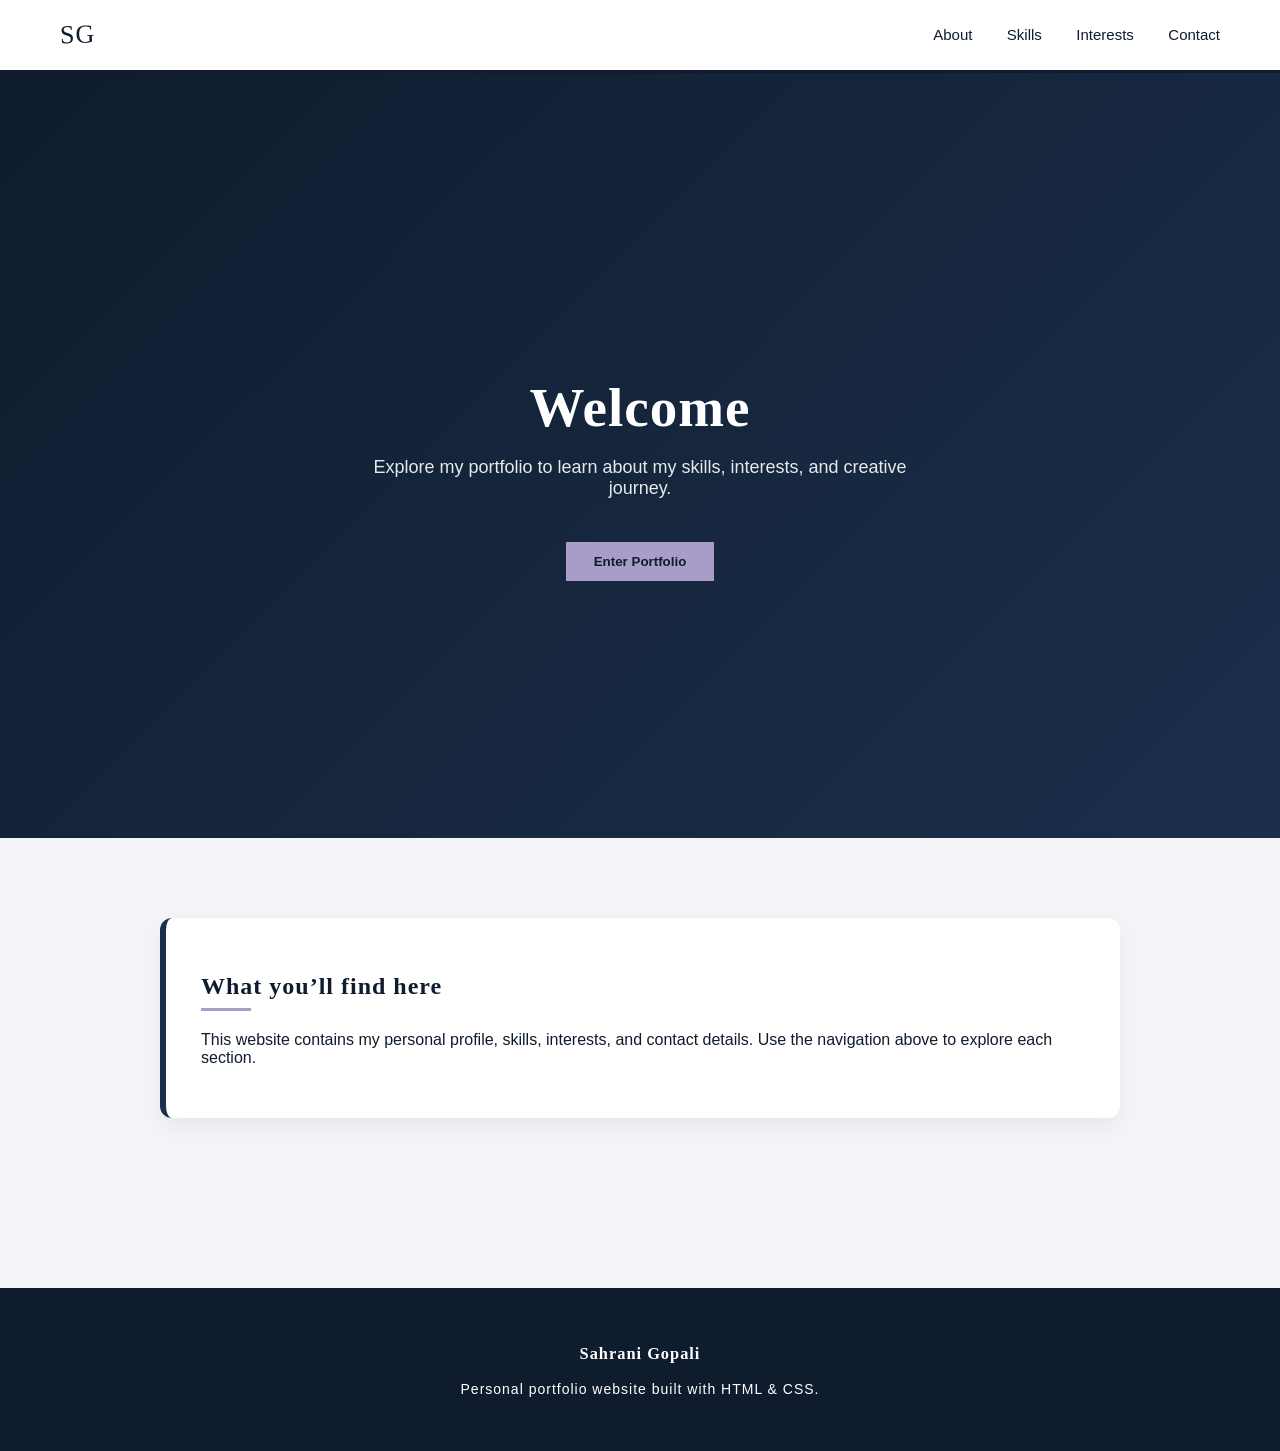
<file: index.html>
<!DOCTYPE html>
<html>
<head>
    <title>Sahrani Gopali | Home</title>
    <link rel="stylesheet" href="styles.css">
</head>

<body>

<nav>
    <div class="logo">
        <a href="index.html" style="text-decoration:none; color:inherit;">
            SG
        </a>
    </div>

    <div class="nav-links">
        <a href="about.html">About</a>
        <a href="skills.html">Skills</a>
        <a href="interests.html">Interests</a>
        <a href="contact.html">Contact</a>
    </div>
</nav>

<section class="hero">
    <div class="hero-content">
        <h1>Welcome</h1>
        <p>Explore my portfolio to learn about my skills, interests, and creative journey.</p>

        <div class="hero-buttons">
            <button onclick="location.href='about.html'">Enter Portfolio</button>
        </div>
    </div>
</section>

<div class="container">
    <div class="card">
        <h2>What you’ll find here</h2>
        <p>
            This website contains my personal profile, skills, interests, and contact details.
            Use the navigation above to explore each section.
        </p>
    </div>
</div>

<footer>
    <div class="footer-container">

        <div class="footer-left">
            <h3>Sahrani Gopali</h3>
            <p>Personal portfolio website built with HTML & CSS.</p>
        </div>
    </div>
</footer>

</body>
</html>
</file>
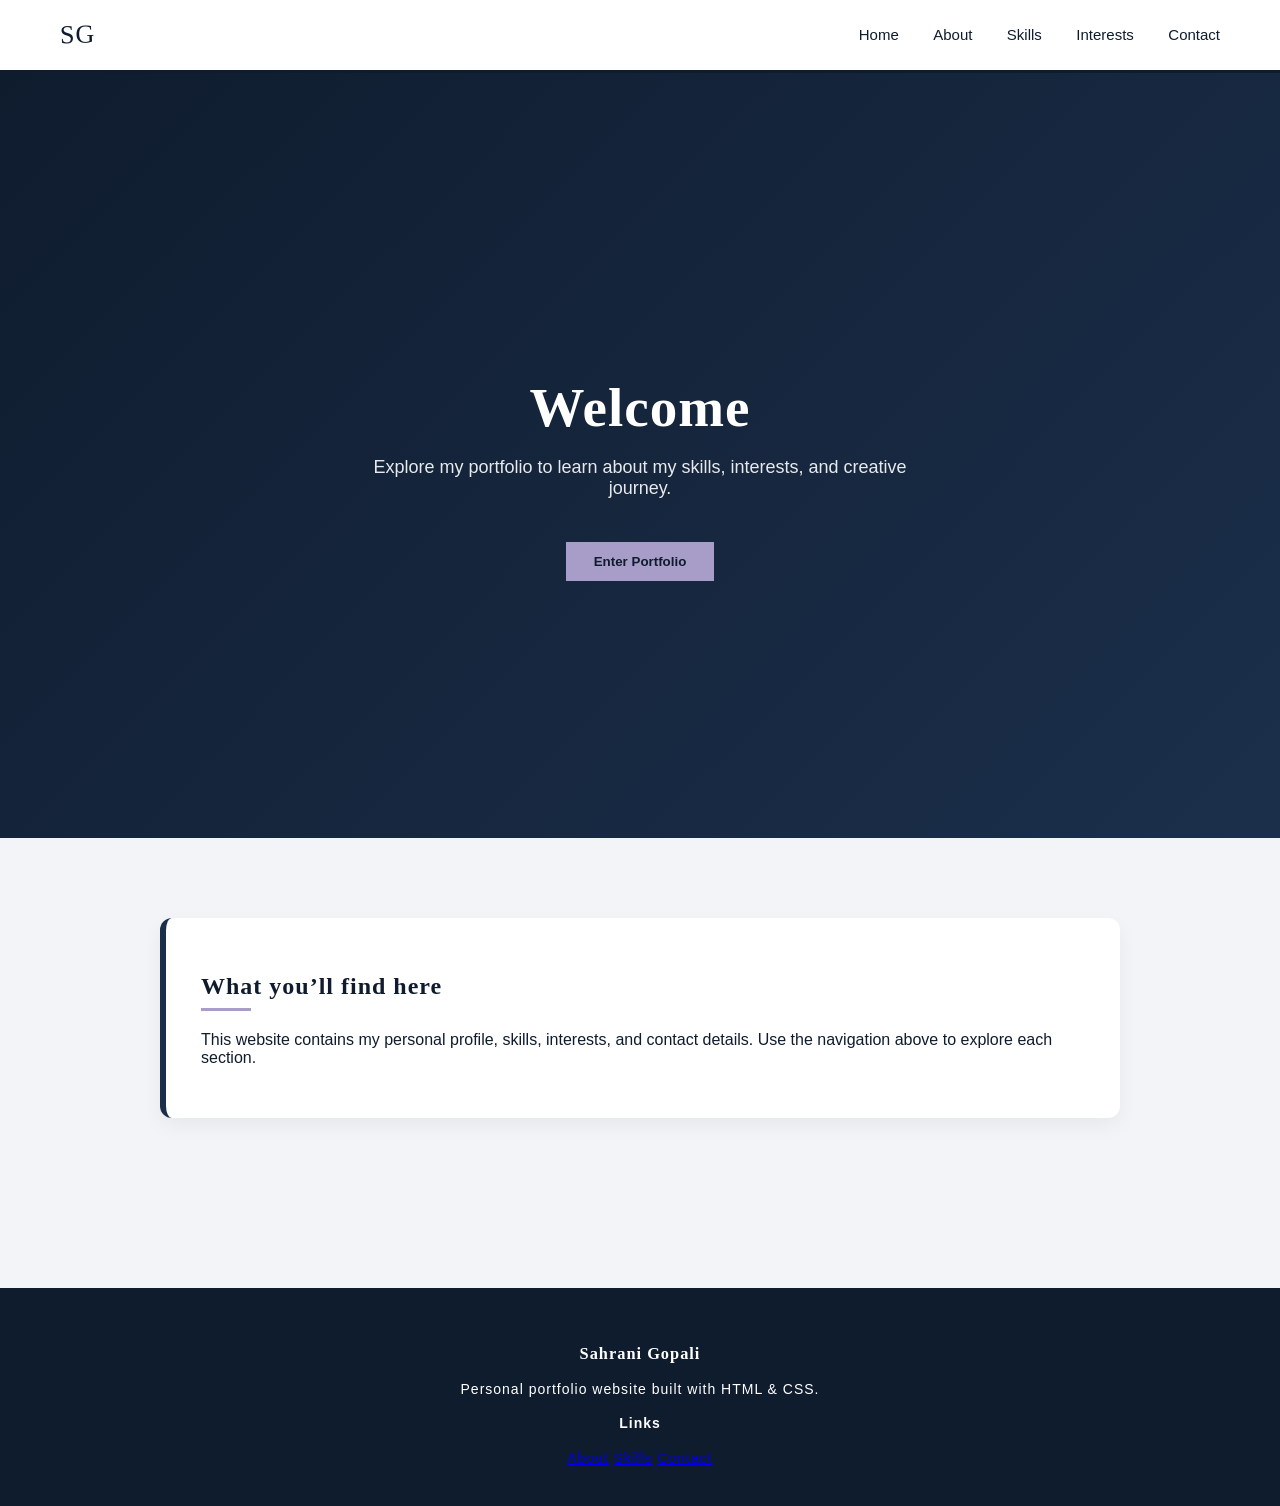
<file: Portfolio_website/index.html>
<!DOCTYPE html>
<html>
<head>
    <title>Sahrani Gopali | Home</title>
    <link rel="stylesheet" href="styles.css">
</head>

<body>

<nav>
    <div class="logo">
        <a href="index.html" style="text-decoration:none; color:inherit;">
            SG
        </a>
    </div>

    <div class="nav-links">
        <a href="index.html">Home</a>
        <a href="about.html">About</a>
        <a href="skills.html">Skills</a>
        <a href="interests.html">Interests</a>
        <a href="contact.html">Contact</a>
    </div>
</nav>

<section class="hero">
    <div class="hero-content">
        <h1>Welcome</h1>
        <p>Explore my portfolio to learn about my skills, interests, and creative journey.</p>

        <div class="hero-buttons">
            <button onclick="location.href='about.html'">Enter Portfolio</button>
        </div>
    </div>
</section>

<div class="container">
    <div class="card">
        <h2>What you’ll find here</h2>
        <p>
            This website contains my personal profile, skills, interests, and contact details.
            Use the navigation above to explore each section.
        </p>
    </div>
</div>

<footer>
    <div class="footer-container">

        <div class="footer-left">
            <h3>Sahrani Gopali</h3>
            <p>Personal portfolio website built with HTML & CSS.</p>
        </div>

        <div class="footer-right">
            <h4>Links</h4>
            <a href="about.html">About</a>
            <a href="skills.html">Skills</a>
            <a href="contact.html">Contact</a>
        </div>

    </div>
</footer>

</body>
</html>
</file>
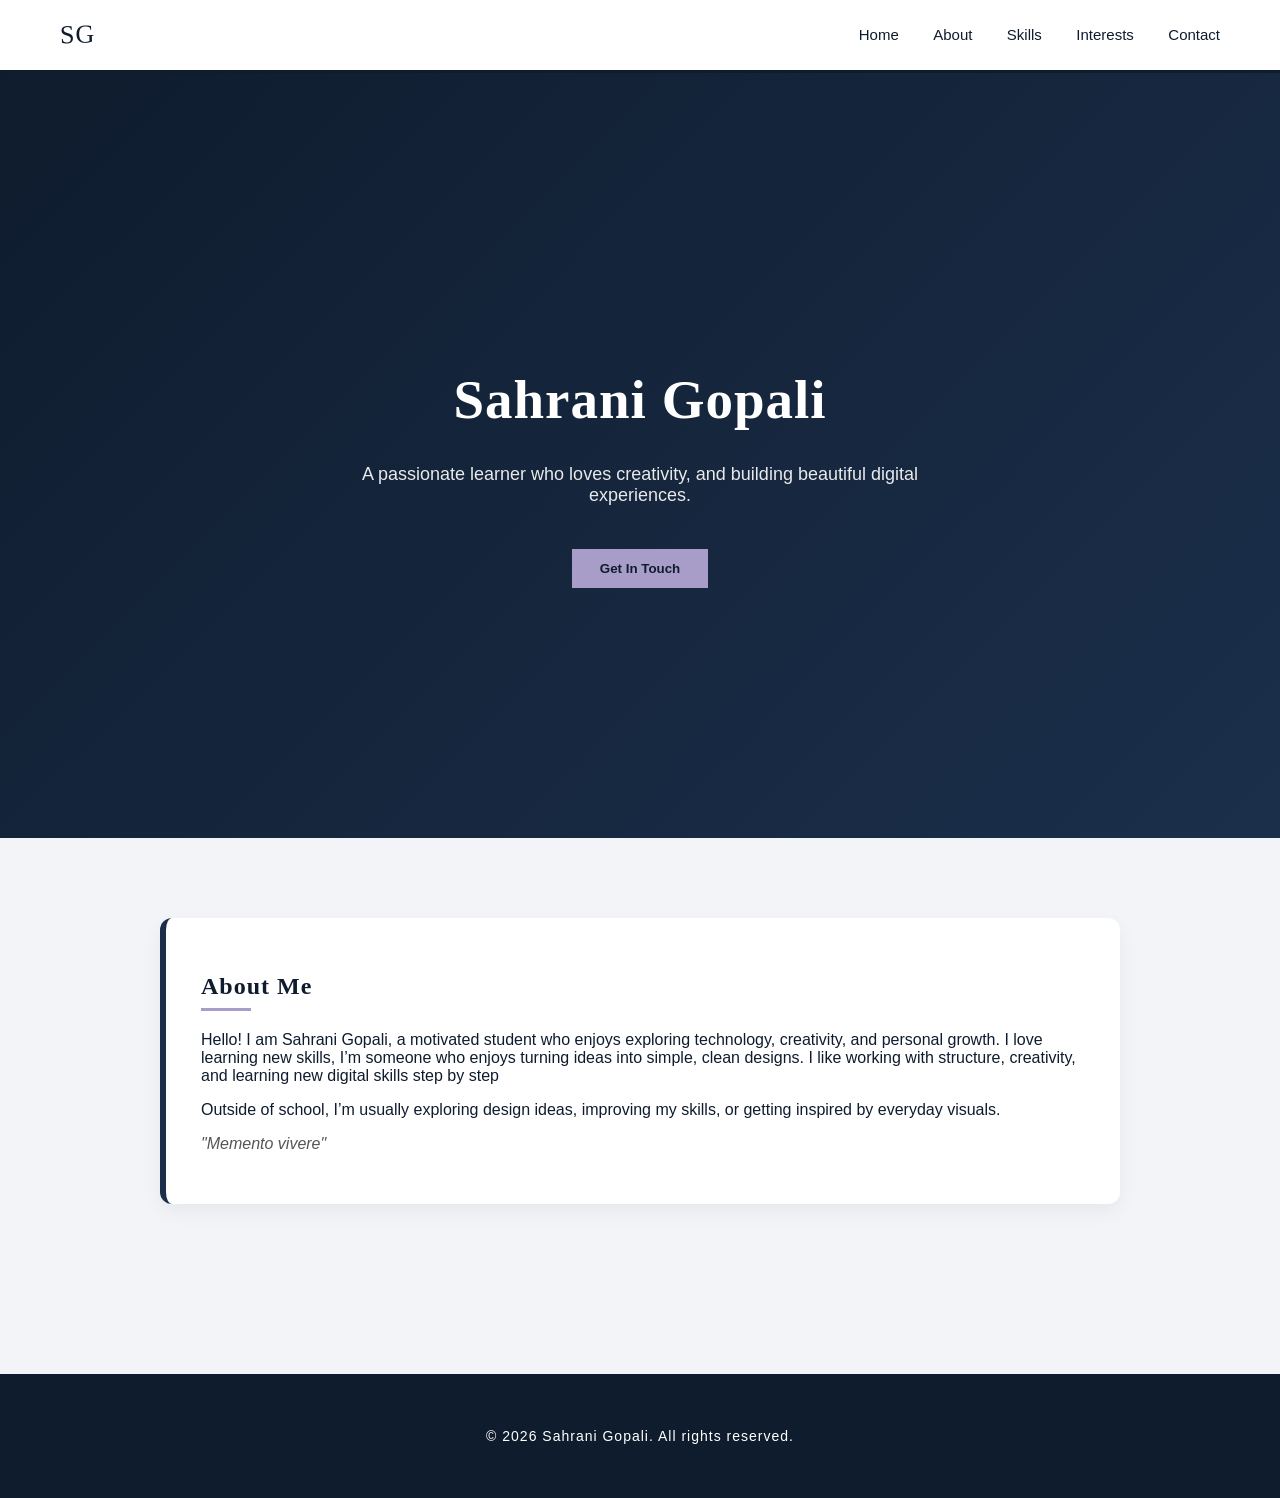
<file: about.html>
<!DOCTYPE html>
<html>
<head>
    <title>Sahrani Gopali | About</title>
    <link rel="stylesheet" href="styles.css">

    <style>
        .quote {
            font-style: italic;
            color: #555;
            margin-top: 15px;
        }
    </style>
</head>

<body>
<nav>
    <div class="logo">SG</div>

    <div class="nav-links">
    <a href="index.html">Home</a>
    <a href="about.html">About</a>
    <a href="skills.html">Skills</a>
    <a href="interests.html">Interests</a>
    <a href="contact.html">Contact</a>
    </div>
</nav>

    <section class="hero">
    <h1 style="color: #ffffff;">Sahrani Gopali</h1>
    <p>A passionate learner who loves creativity, and building beautiful digital experiences.</p>
    <button onclick="location.href='contact.html'">Get In Touch</button>
</section>

    <!-- About Content -->
   
     <div class="container">
        <div class="card">
            <h2>About Me</h2>
            <p>Hello! I am Sahrani Gopali, a motivated student who enjoys exploring technology, creativity, and personal growth. I love learning new skills,  I’m someone who enjoys turning ideas into simple, clean designs.
        I like working with structure, creativity, and learning new digital skills step by step</p>
            <p> Outside of school, I’m usually exploring design ideas, improving my skills, or getting inspired by everyday visuals.</p>
            <p class="quote">"Memento vivere"</p>
        </div>
    </div>
<footer>
    <p>© 2026 Sahrani Gopali. All rights reserved.</p>
    
</footer>
</body>
</html>
</file>
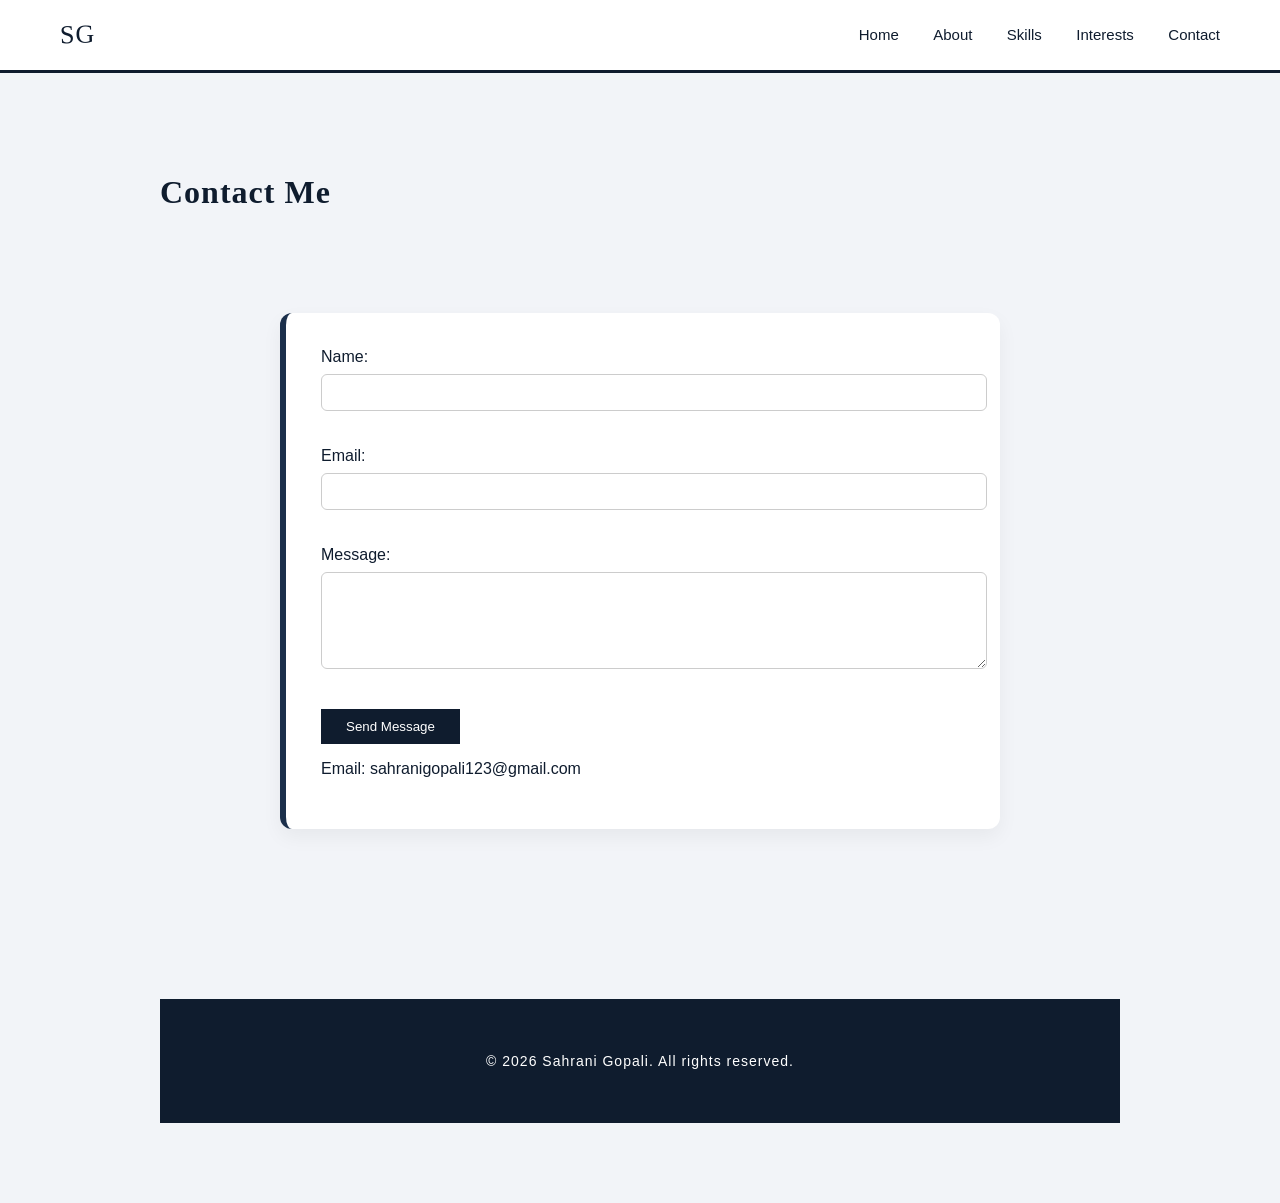
<file: contact.html>
<!DOCTYPE html>
<html>
<head>
    <title>Sahrani Gopali | Contact</title>
    <link rel="stylesheet" href="styles.css">
</head>

<body>

  <nav>
    <div class="logo">SG</div>

    <div class="nav-links">
    <a href="index.html">Home</a>
    <a href="about.html">About</a>
    <a href="skills.html">Skills</a>
    <a href="interests.html">Interests</a>
    <a href="contact.html">Contact</a>
</div>
</nav>

    <div class="container">

        <h1>Contact Me</h1>
<div class="container">
    <div class="card">

        <form>
            <label>Name:</label><br>
            <input type="text" name="name"><br><br>

            <label>Email:</label><br>
            <input type="email" name="email"><br><br>

            <label>Message:</label><br>
            <textarea name="message" rows="5"></textarea><br><br>

            <button type="submit">Send Message</button>
        </form>

        <p>Email: sahranigopali123@gmail.com</p>

    </div>
</div>
<footer>
    <p>© 2026 Sahrani Gopali. All rights reserved.</p>
   
</footer>
</body>
</html>
</file>
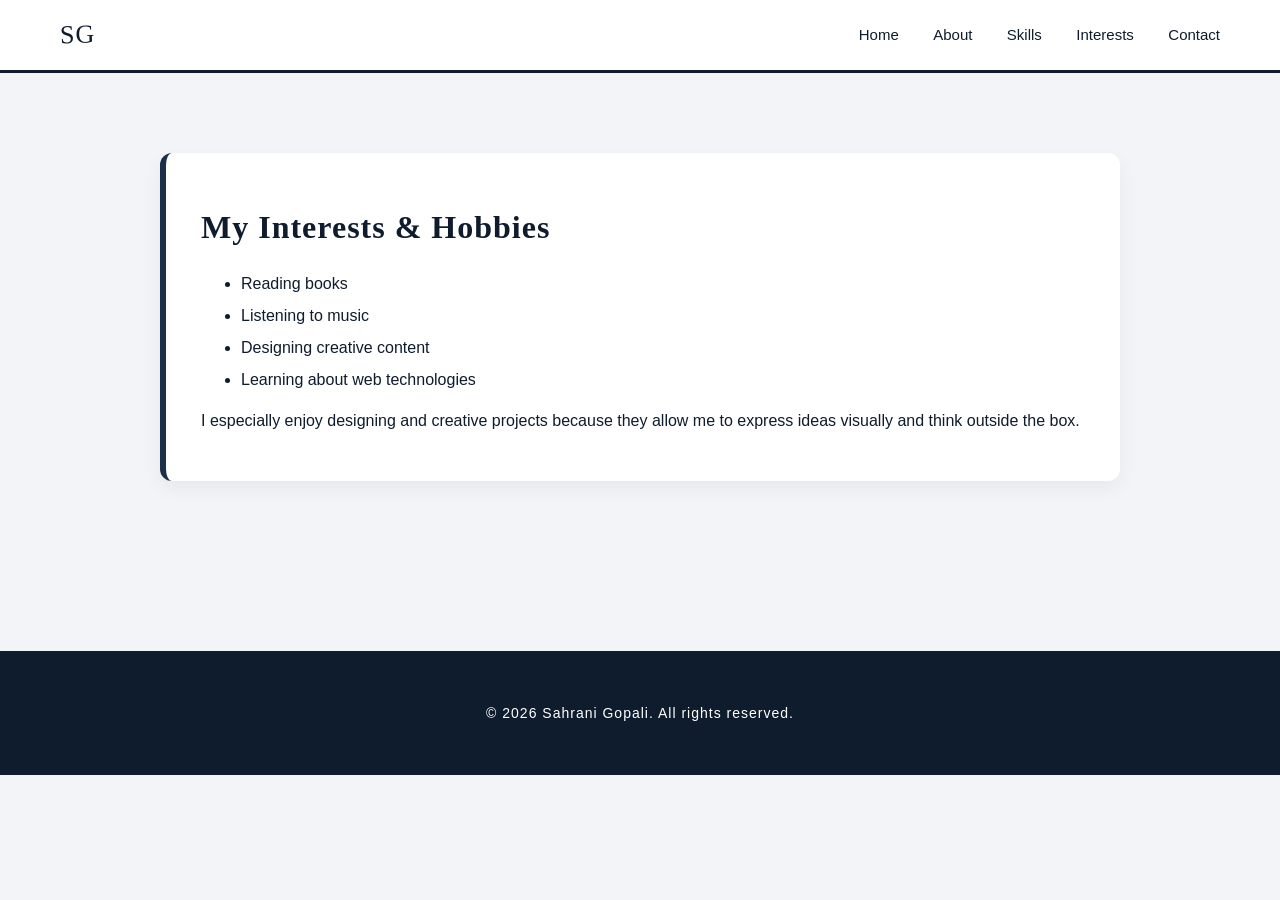
<file: interests.html>
<!DOCTYPE html>
<html>
<head>
    <title>Sahrani Gopali | Interests</title>
    <link rel="stylesheet" href="styles.css">
</head>

<body>

   <nav>
    <div class="logo">SG</div>

    <div class="nav-links">
    <a href="index.html">Home</a>
    <a href="about.html">About</a>
    <a href="skills.html">Skills</a>
    <a href="interests.html">Interests</a>
    <a href="contact.html">Contact</a>
</div>
</nav>
<div class="container">
    <div class="card">


        <h1>My Interests & Hobbies</h1>

        <ul>
            <li>Reading books</li>
            <li>Listening to music</li>
            <li>Designing creative content</li>
            <li>Learning about web technologies</li>
        </ul>

        <p>I especially enjoy designing and creative projects because they allow me to express ideas visually and think outside the box.</p>

    </div>
</div>
<footer>
    <p>© 2026 Sahrani Gopali. All rights reserved.</p>
   
</footer>
</body>
</html>
</file>
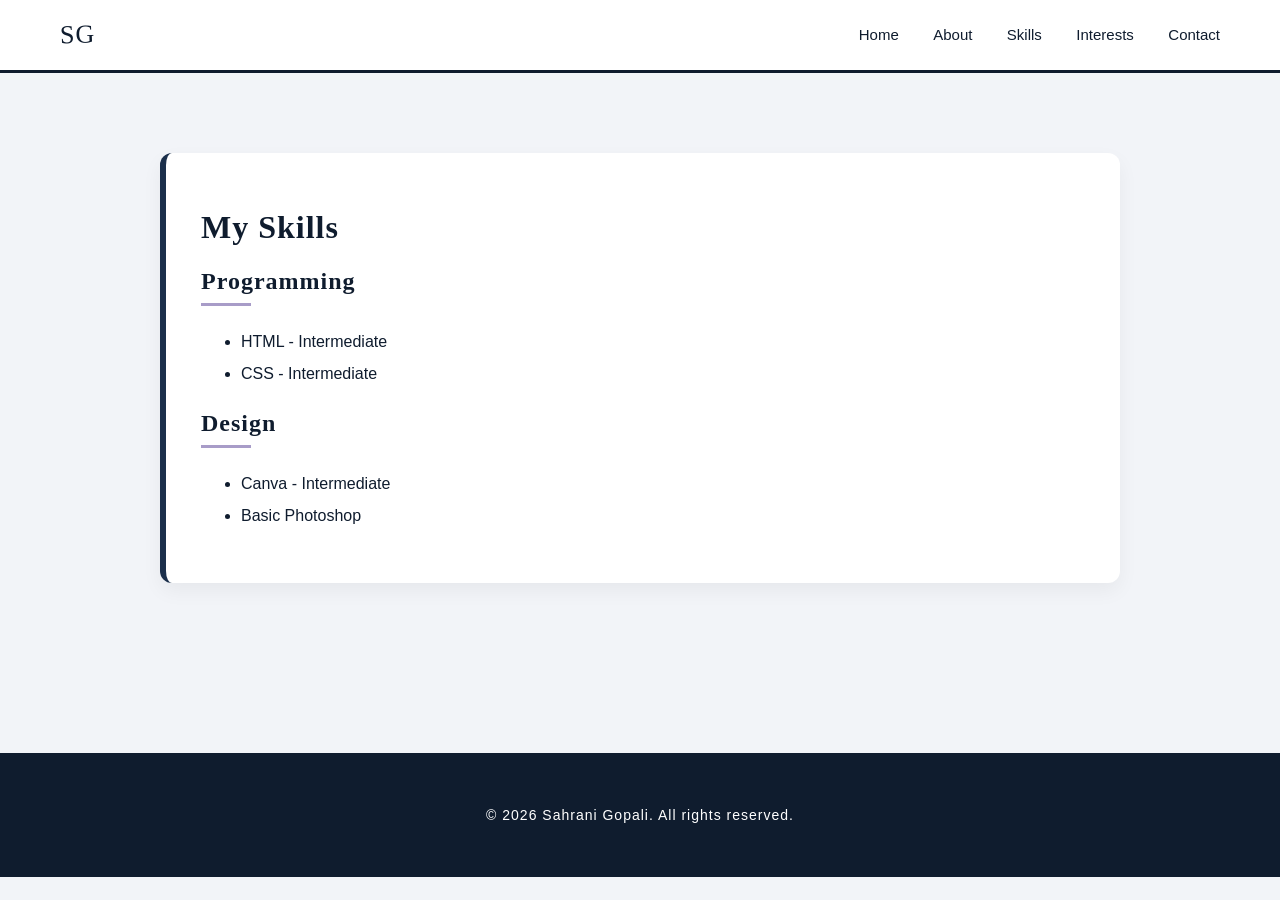
<file: skills.html>
<!DOCTYPE html>
<html>
<head>
    <title>Sahrani Gopali | Skills</title>
    <link rel="stylesheet" href="styles.css">
</head>

<body>

<nav>
    <div class="logo">SG</div>

    <div class="nav-links">
    <a href="index.html">Home</a>
    <a href="about.html">About</a>
    <a href="skills.html">Skills</a>
    <a href="interests.html">Interests</a>
    <a href="contact.html">Contact</a>
</div>
</nav>
<div class="container">
    <div class="card">


        <h1>My Skills</h1>

        <h2>Programming</h2>
        <ul>
            <li>HTML - Intermediate</li>
            <li>CSS - Intermediate</li>
        </ul>

        <h2>Design</h2>
        <ul>
            <li>Canva - Intermediate</li>
            <li>Basic Photoshop</li>
        </ul>

    </div>
</div>
<footer>
    <p>© 2026 Sahrani Gopali. All rights reserved.</p>
    
</footer>
</body>
</html>
</file>
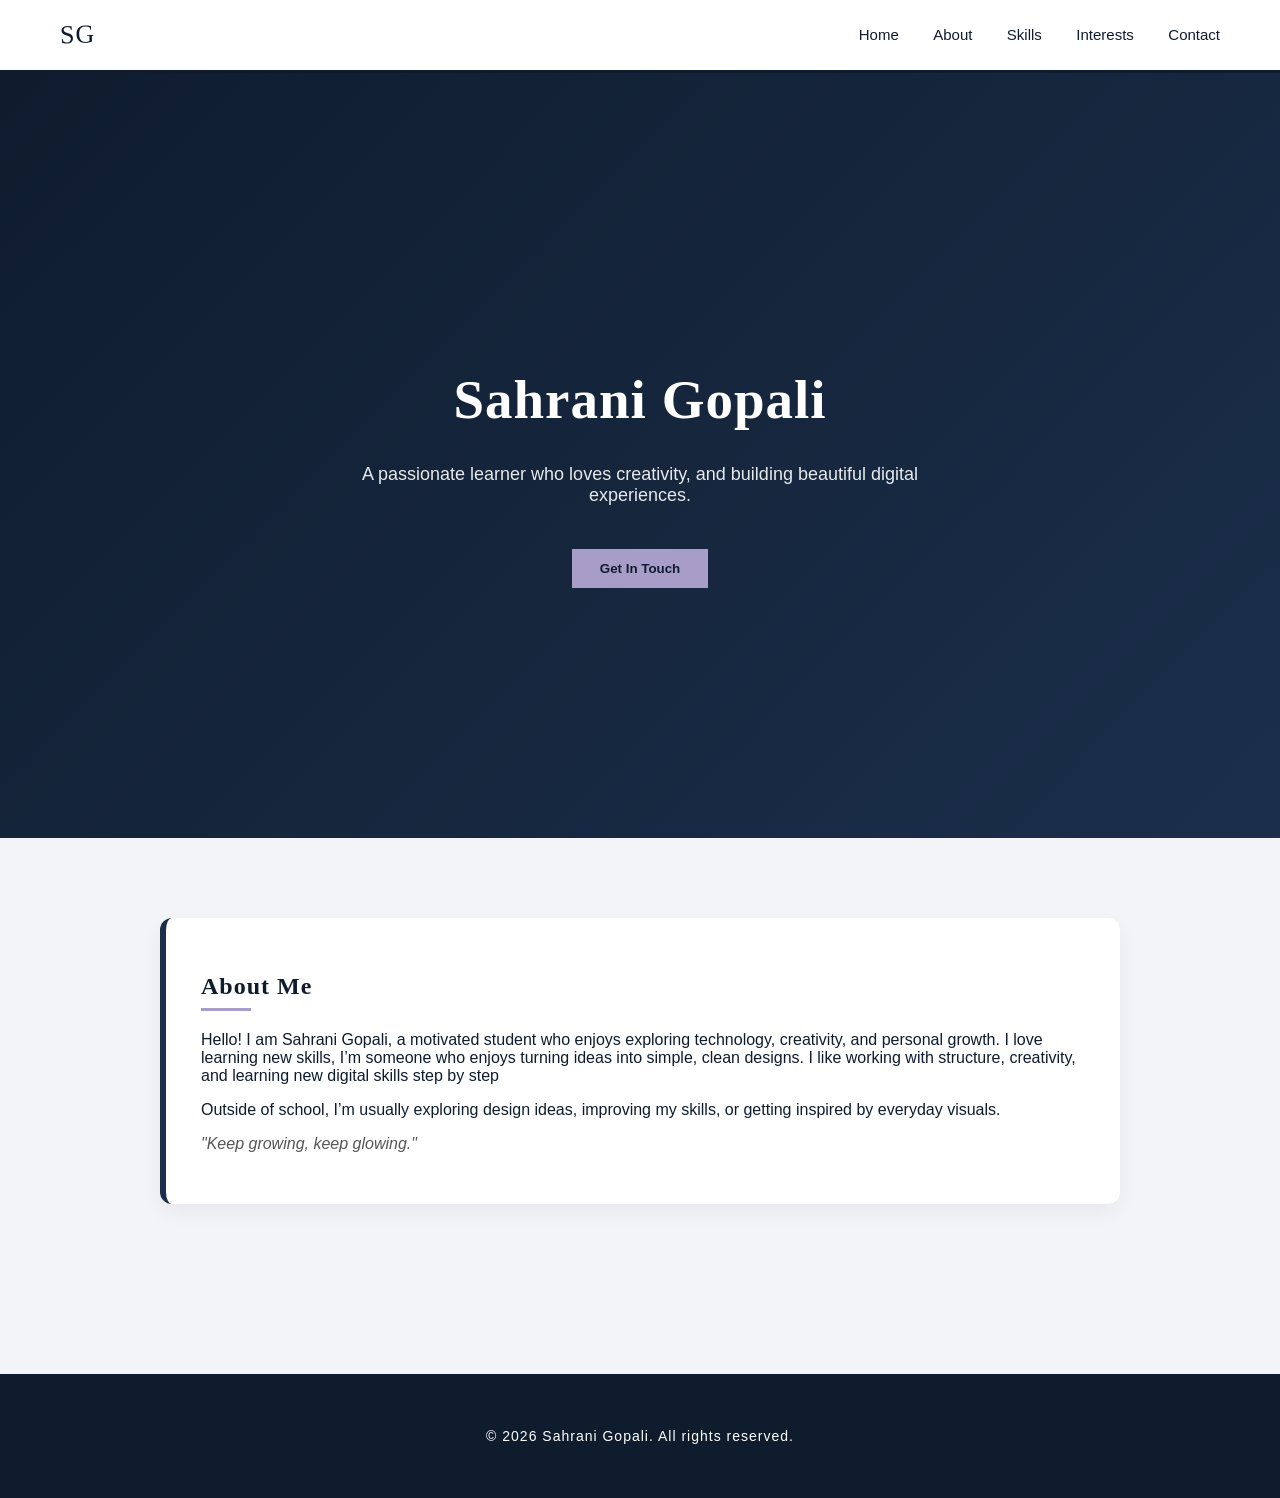
<file: Portfolio_website/about.html>
<!DOCTYPE html>
<html>
<head>
    <title>Sahrani Gopali | About</title>
    <link rel="stylesheet" href="styles.css">

    <style>
        .quote {
            font-style: italic;
            color: #555;
            margin-top: 15px;
        }
    </style>
</head>

<body>
<nav>
    <div class="logo">SG</div>

    <div class="nav-links">
    <a href="index.html">Home</a>
    <a href="about.html">About</a>
    <a href="skills.html">Skills</a>
    <a href="interests.html">Interests</a>
    <a href="contact.html">Contact</a>
    </div>
</nav>

    <section class="hero">
    <h1 style="color: #ffffff;">Sahrani Gopali</h1>
    <p>A passionate learner who loves creativity, and building beautiful digital experiences.</p>
    <button onclick="location.href='contact.html'">Get In Touch</button>
</section>

    <!-- About Content -->
   
     <div class="container">
        <div class="card">
            <h2>About Me</h2>
            <p>Hello! I am Sahrani Gopali, a motivated student who enjoys exploring technology, creativity, and personal growth. I love learning new skills,  I’m someone who enjoys turning ideas into simple, clean designs.
        I like working with structure, creativity, and learning new digital skills step by step</p>
            <p> Outside of school, I’m usually exploring design ideas, improving my skills, or getting inspired by everyday visuals.</p>
            <p class="quote">"Keep growing, keep glowing."</p>
        </div>
    </div>
<footer>
    <p>© 2026 Sahrani Gopali. All rights reserved.</p>
    
</footer>
</body>
</html>
</file>
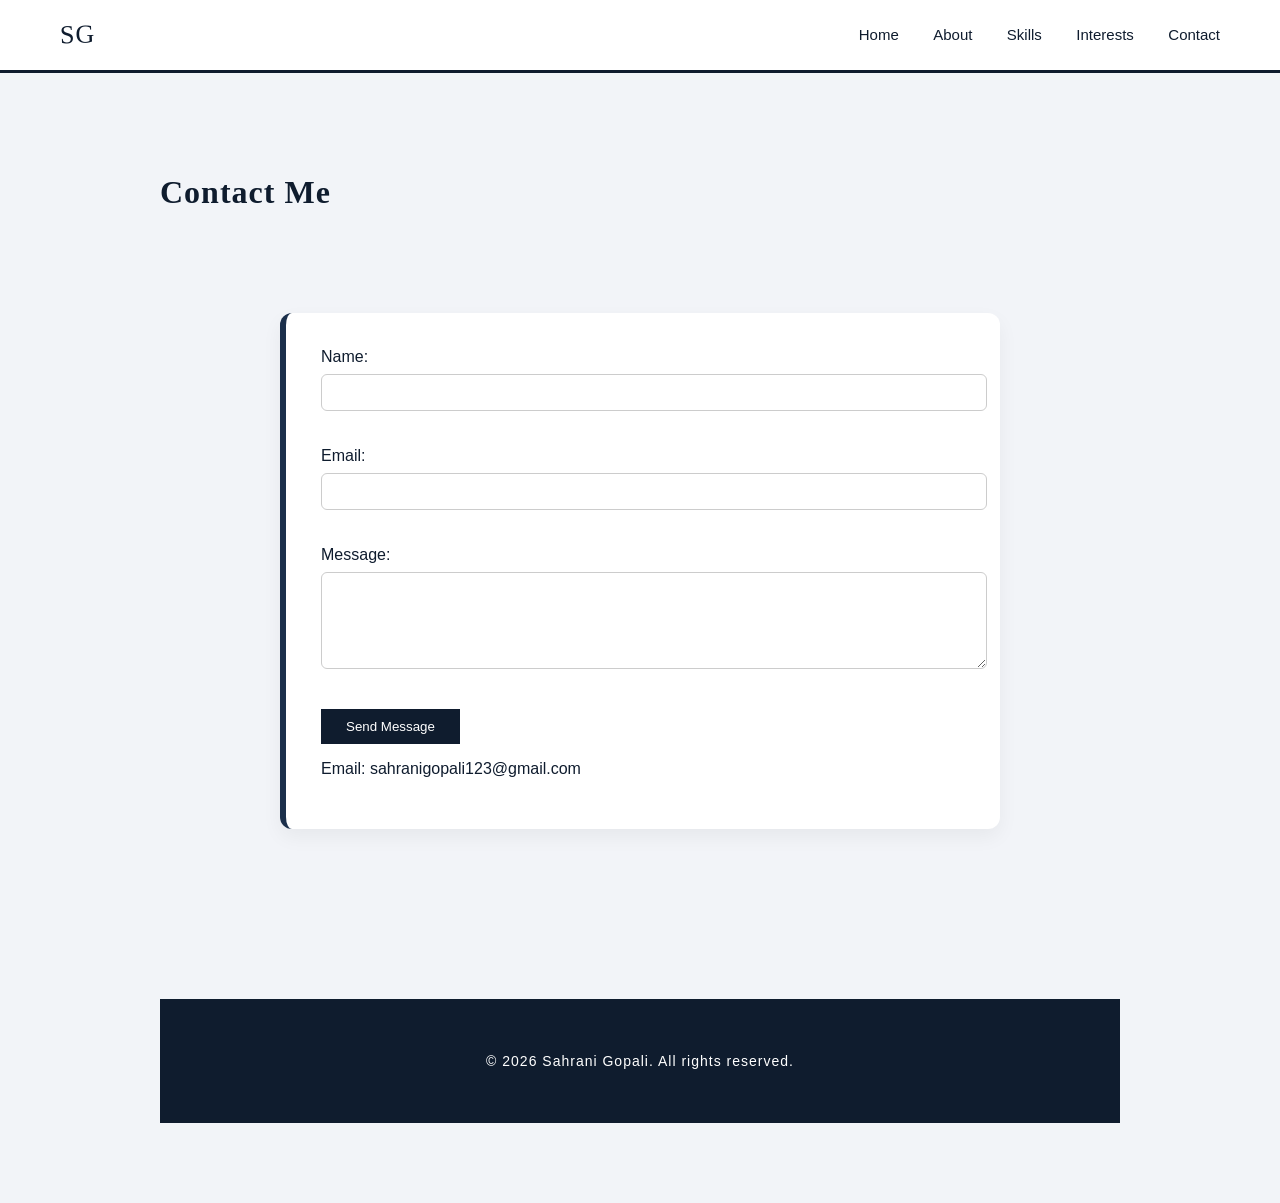
<file: Portfolio_website/contact.html>
<!DOCTYPE html>
<html>
<head>
    <title>Sahrani Gopali | Contact</title>
    <link rel="stylesheet" href="styles.css">
</head>

<body>

  <nav>
    <div class="logo">SG</div>

    <div class="nav-links">
    <a href="index.html">Home</a>
    <a href="about.html">About</a>
    <a href="skills.html">Skills</a>
    <a href="interests.html">Interests</a>
    <a href="contact.html">Contact</a>
</div>
</nav>

    <div class="container">

        <h1>Contact Me</h1>
<div class="container">
    <div class="card">

        <form>
            <label>Name:</label><br>
            <input type="text" name="name"><br><br>

            <label>Email:</label><br>
            <input type="email" name="email"><br><br>

            <label>Message:</label><br>
            <textarea name="message" rows="5"></textarea><br><br>

            <button type="submit">Send Message</button>
        </form>

        <p>Email: sahranigopali123@gmail.com</p>

    </div>
</div>
<footer>
    <p>© 2026 Sahrani Gopali. All rights reserved.</p>
   
</footer>
</body>
</html>
</file>
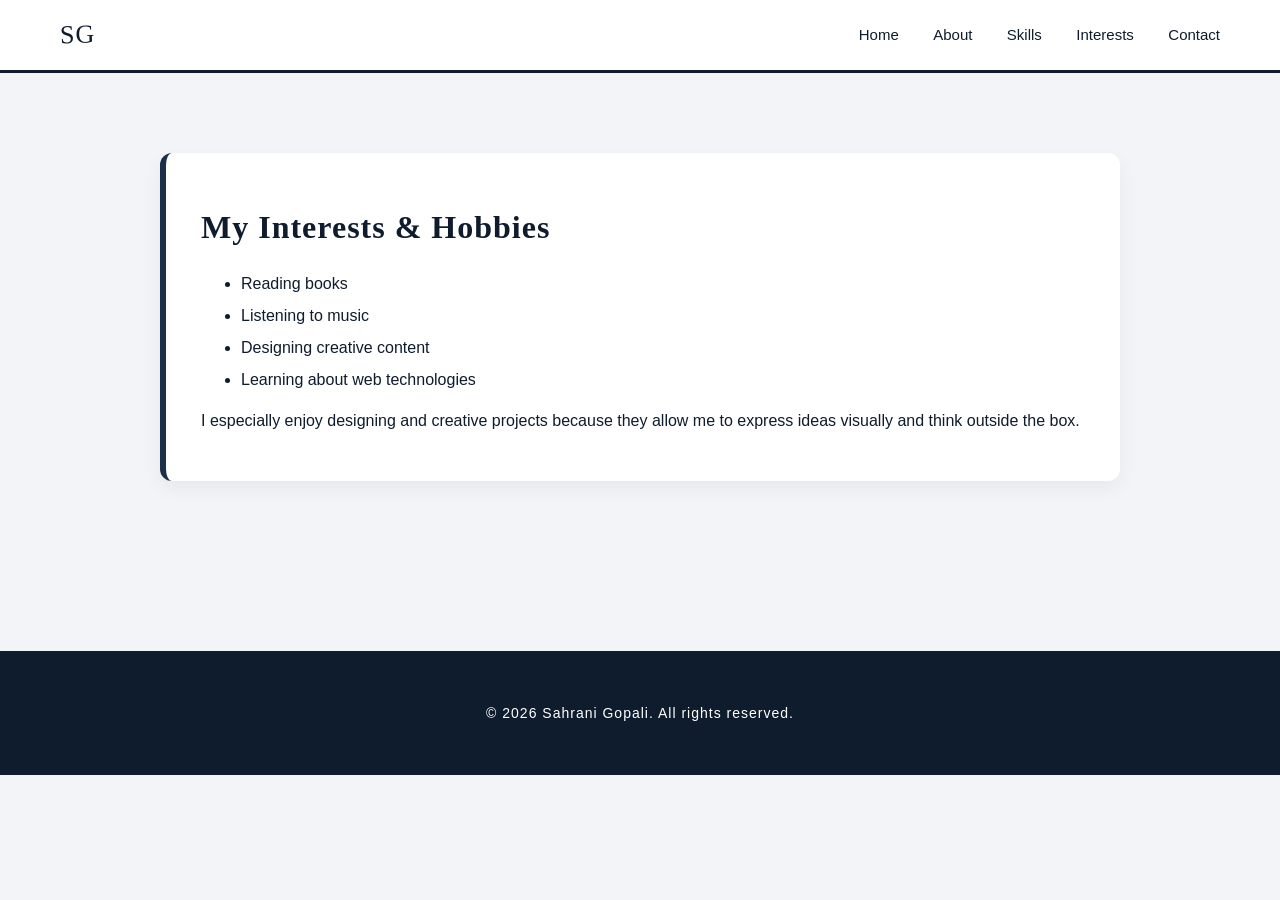
<file: Portfolio_website/interests.html>
<!DOCTYPE html>
<html>
<head>
    <title>Sahrani Gopali | Interests</title>
    <link rel="stylesheet" href="styles.css">
</head>

<body>

   <nav>
    <div class="logo">SG</div>

    <div class="nav-links">
    <a href="index.html">Home</a>
    <a href="about.html">About</a>
    <a href="skills.html">Skills</a>
    <a href="interests.html">Interests</a>
    <a href="contact.html">Contact</a>
</div>
</nav>
<div class="container">
    <div class="card">


        <h1>My Interests & Hobbies</h1>

        <ul>
            <li>Reading books</li>
            <li>Listening to music</li>
            <li>Designing creative content</li>
            <li>Learning about web technologies</li>
        </ul>

        <p>I especially enjoy designing and creative projects because they allow me to express ideas visually and think outside the box.</p>

    </div>
</div>
<footer>
    <p>© 2026 Sahrani Gopali. All rights reserved.</p>
   
</footer>
</body>
</html>
</file>
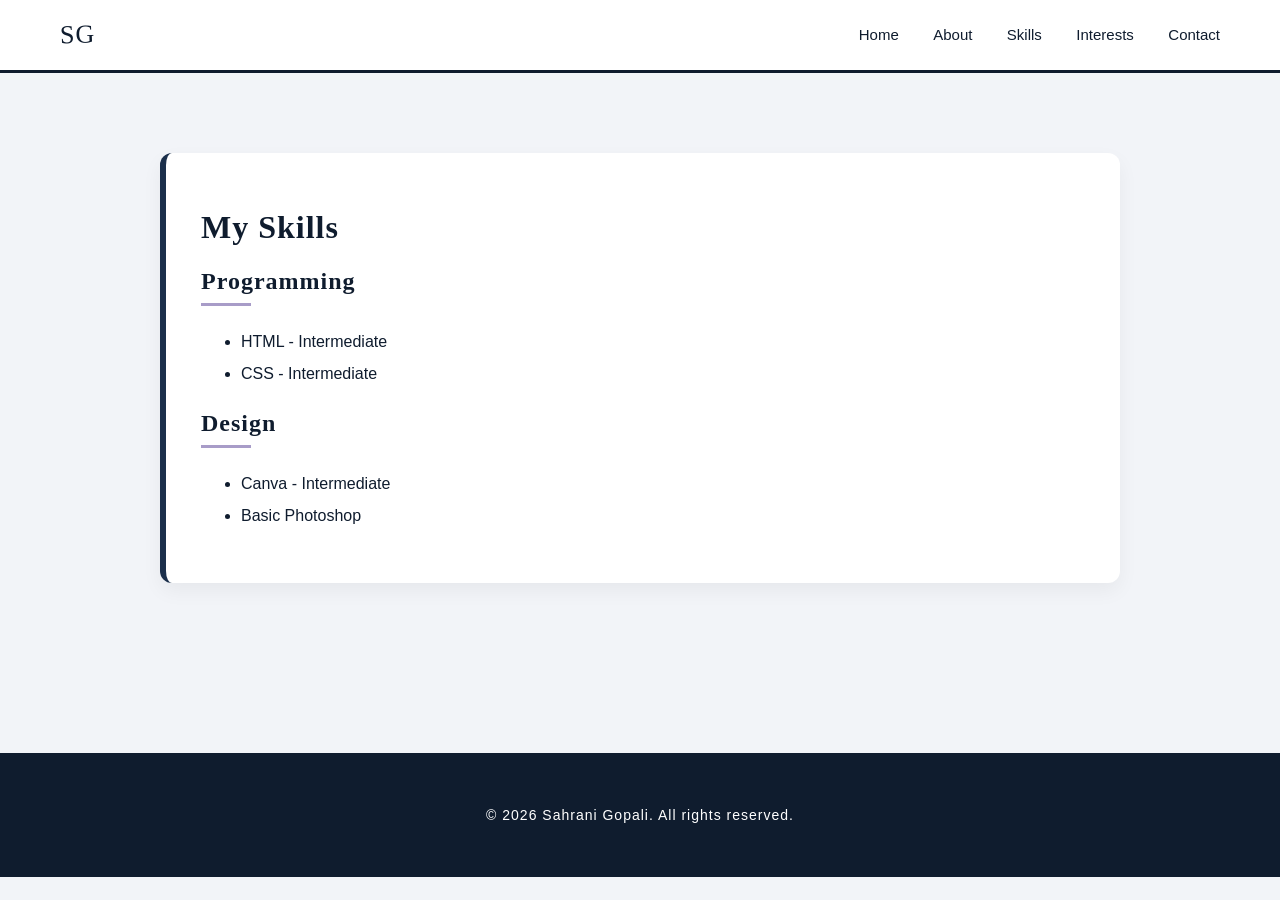
<file: Portfolio_website/skills.html>
<!DOCTYPE html>
<html>
<head>
    <title>Sahrani Gopali | Skills</title>
    <link rel="stylesheet" href="styles.css">
</head>

<body>

<nav>
    <div class="logo">SG</div>

    <div class="nav-links">
    <a href="index.html">Home</a>
    <a href="about.html">About</a>
    <a href="skills.html">Skills</a>
    <a href="interests.html">Interests</a>
    <a href="contact.html">Contact</a>
</div>
</nav>
<div class="container">
    <div class="card">


        <h1>My Skills</h1>

        <h2>Programming</h2>
        <ul>
            <li>HTML - Intermediate</li>
            <li>CSS - Intermediate</li>
        </ul>

        <h2>Design</h2>
        <ul>
            <li>Canva - Intermediate</li>
            <li>Basic Photoshop</li>
        </ul>

    </div>
</div>
<footer>
    <p>© 2026 Sahrani Gopali. All rights reserved.</p>
    
</footer>
</body>
</html>
</file>
<file: styles.css>
/* Base Styling */
body {
    margin: 0;
    font-family: "Helvetica Neue", Arial, sans-serif;
    background-color: #f2f4f8;
    color: #0f1c2e;
}

/* Headings */
h1, h2, h3 {
    font-family: Georgia, "Times New Roman", serif;
    letter-spacing: 1px;
    position: relative;
}

/* Subtle Divider */
h2::after {
    content: "";
    display: block;
    width: 50px;
    height: 3px;
    background: #a89cc8;
    margin-top: 8px;
}

/* NAVBAR */
nav {
    background-color: #ffffff;
    display: flex;
    justify-content: space-between;
    align-items: center;
    padding: 20px 60px;
    border-bottom: 3px solid #0f1c2e;
    position: sticky;
    top: 0;
}

/* Logo */
.logo {
    font-family: "Brush Script MT", "Lucida Handwriting", cursive;
    font-size: 26px;
    letter-spacing: 1px;
    color: #0f1c2e;
    transform: rotate(-2deg);
    font-weight: 500;
}

/* Nav Links */
.nav-links a {
    text-decoration: none;
    color: #0f1c2e;
    margin-left: 30px;
    font-size: 15px;
    position: relative;
    transition: 0.3s ease;
}

.nav-links a:hover {
    color: #a89cc8;
}

.nav-links a::after {
    content: "";
    position: absolute;
    width: 0%;
    height: 2px;
    background: #a89cc8;
    left: 0;
    bottom: -4px;
    transition: 0.3s;
}

.nav-links a:hover::after {
    width: 100%;
}

/* HERO SECTION */
.hero {
    height: 85vh;
    display: flex;
    justify-content: center;
    align-items: center;
    text-align: center;
    flex-direction: column;
    background: linear-gradient(135deg, #0f1c2e, #1b2f4b);
    color: white;
}

.hero h1 {
    font-size: 55px;
    margin-bottom: 15px;
}

.hero p {
    max-width: 600px;
    font-size: 18px;
    opacity: 0.9;
}

.hero button {
    margin-top: 25px;
    padding: 12px 28px;
    background-color: #a89cc8;
    border: none;
    color: #0f1c2e;
    font-weight: bold;
    cursor: pointer;
    transition: 0.3s;
}

.hero button:hover {
    background-color: #c2b9dd;
}

/* CONTAINER */
.container {
    width: 75%;
    margin: auto;
    padding: 80px 0;
}

/* CARD DESIGN */
.card {
    background: #ffffff;
    padding: 35px;
    border-radius: 12px;
    margin-bottom: 30px;
    box-shadow: 0px 8px 20px rgba(0,0,0,0.05);
    border-left: 6px solid #1b2f4b;
}

/* Lists */
ul {
    line-height: 2;
}

/* FORM */
form input, form textarea {
    width: 100%;
    padding: 10px;
    margin: 8px 0 18px 0;
    border-radius: 6px;
    border: 1px solid #ccc;
    transition: 0.3s;
}

form input:focus,
form textarea:focus {
    border-color: #a89cc8;
    outline: none;
}

/* Buttons */
button {
    background-color: #0f1c2e;
    color: white;
    padding: 10px 25px;
    border: none;
    cursor: pointer;
    transition: 0.3s;
}

button:hover {
    background-color: #1b2f4b;
}

/* FOOTER */
footer {
    background-color: #0f1c2e;
    color: white;
    text-align: center;
    padding: 40px 0;
    font-size: 14px;
    letter-spacing: 1px;
    margin-top: 60px;
}
</file>
<file: Portfolio_website/styles.css>
/* Base Styling */
body {
    margin: 0;
    font-family: "Helvetica Neue", Arial, sans-serif;
    background-color: #f2f4f8;
    color: #0f1c2e;
}

/* Headings */
h1, h2, h3 {
    font-family: Georgia, "Times New Roman", serif;
    letter-spacing: 1px;
    position: relative;
}

/* Subtle Divider */
h2::after {
    content: "";
    display: block;
    width: 50px;
    height: 3px;
    background: #a89cc8;
    margin-top: 8px;
}

/* NAVBAR */
nav {
    background-color: #ffffff;
    display: flex;
    justify-content: space-between;
    align-items: center;
    padding: 20px 60px;
    border-bottom: 3px solid #0f1c2e;
    position: sticky;
    top: 0;
}

/* Logo */
.logo {
    font-family: "Brush Script MT", "Lucida Handwriting", cursive;
    font-size: 26px;
    letter-spacing: 1px;
    color: #0f1c2e;
    transform: rotate(-2deg);
    font-weight: 500;
}

/* Nav Links */
.nav-links a {
    text-decoration: none;
    color: #0f1c2e;
    margin-left: 30px;
    font-size: 15px;
    position: relative;
    transition: 0.3s ease;
}

.nav-links a:hover {
    color: #a89cc8;
}

.nav-links a::after {
    content: "";
    position: absolute;
    width: 0%;
    height: 2px;
    background: #a89cc8;
    left: 0;
    bottom: -4px;
    transition: 0.3s;
}

.nav-links a:hover::after {
    width: 100%;
}

/* HERO SECTION */
.hero {
    height: 85vh;
    display: flex;
    justify-content: center;
    align-items: center;
    text-align: center;
    flex-direction: column;
    background: linear-gradient(135deg, #0f1c2e, #1b2f4b);
    color: white;
}

.hero h1 {
    font-size: 55px;
    margin-bottom: 15px;
}

.hero p {
    max-width: 600px;
    font-size: 18px;
    opacity: 0.9;
}

.hero button {
    margin-top: 25px;
    padding: 12px 28px;
    background-color: #a89cc8;
    border: none;
    color: #0f1c2e;
    font-weight: bold;
    cursor: pointer;
    transition: 0.3s;
}

.hero button:hover {
    background-color: #c2b9dd;
}

/* CONTAINER */
.container {
    width: 75%;
    margin: auto;
    padding: 80px 0;
}

/* CARD DESIGN */
.card {
    background: #ffffff;
    padding: 35px;
    border-radius: 12px;
    margin-bottom: 30px;
    box-shadow: 0px 8px 20px rgba(0,0,0,0.05);
    border-left: 6px solid #1b2f4b;
}

/* Lists */
ul {
    line-height: 2;
}

/* FORM */
form input, form textarea {
    width: 100%;
    padding: 10px;
    margin: 8px 0 18px 0;
    border-radius: 6px;
    border: 1px solid #ccc;
    transition: 0.3s;
}

form input:focus,
form textarea:focus {
    border-color: #a89cc8;
    outline: none;
}

/* Buttons */
button {
    background-color: #0f1c2e;
    color: white;
    padding: 10px 25px;
    border: none;
    cursor: pointer;
    transition: 0.3s;
}

button:hover {
    background-color: #1b2f4b;
}

/* FOOTER */
footer {
    background-color: #0f1c2e;
    color: white;
    text-align: center;
    padding: 40px 0;
    font-size: 14px;
    letter-spacing: 1px;
    margin-top: 60px;
}
</file>
